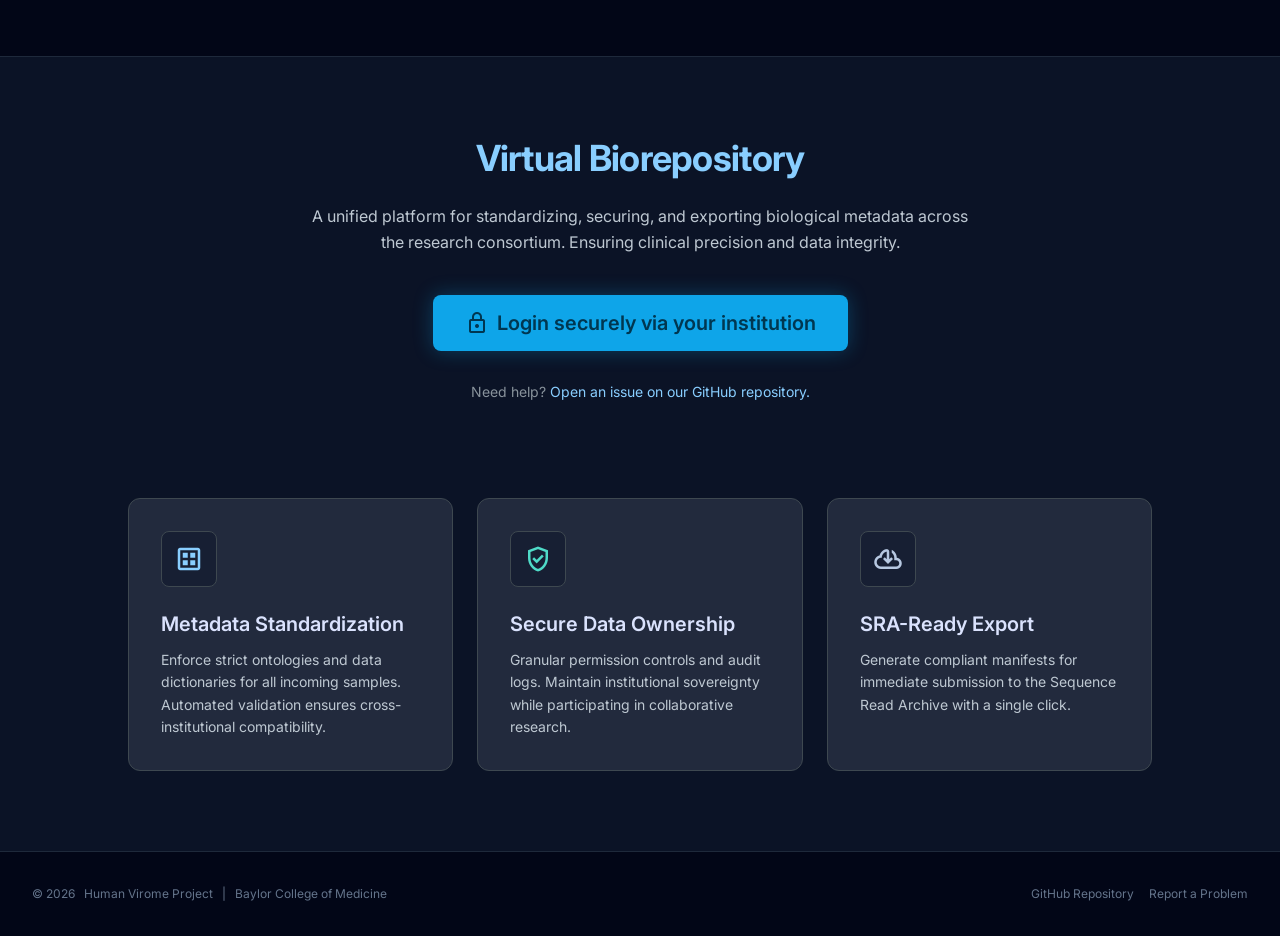
<file: html/landing.html>
<!DOCTYPE html>
<html lang="en">
<head>
    <meta charset="utf-8"/>
    <meta content="width=device-width, initial-scale=1.0" name="viewport"/>
    <title>Virtual Biorepository</title>
    
    <link href="https://fonts.googleapis.com/css2?family=Inter:wght@400;500;600;700&display=swap" rel="stylesheet"/>
    <link href="https://fonts.googleapis.com/css2?family=Material+Symbols+Outlined:wght,FILL@100..700,0..1&display=swap" rel="stylesheet"/>

    <style>
        /* --- Design Tokens --- */
        :root {
            /* Colors */
            --bg-main: #0b1326;
            --text-main: #dae2fd;
            --text-muted: #bec8d2;
            
            --primary: #89ceff;
            --primary-container: #0ea5e9;
            --on-primary-container: #003751;
            
            --secondary: #4fdbc8;
            --secondary-container: #04b4a2;
            
            --tertiary: #b7c8e1;
            
            --surface: #171f33;
            --surface-high: #222a3d;
            
            --border-color: #3e4850;
            --header-bg: #020617;
            --header-border: #1e293b;
            
            --nav-text: #94a3b8;
            --nav-hover-text: #f1f5f9;
            --nav-hover-bg: rgba(30, 41, 59, 0.5);
            
            /* Typography */
            --font-main: 'Inter', sans-serif;
        }

        /* --- Base Styles --- */
        * {
            box-sizing: border-box;
        }

        body {
            background-color: var(--bg-main);
            color: var(--text-main);
            font-family: var(--font-main);
            font-size: 16px;
            line-height: 1.6;
            margin: 0;
            min-height: 100vh;
            display: flex;
            flex-direction: column;
        }

        a {
            text-decoration: none;
            transition: all 0.2s ease;
        }

        .container {
            width: 100%;
            max-width: 1920px;
            margin: 0 auto;
            padding: 0 1.5rem;
        }

        /* --- Header & Navigation --- */
        .site-header {
            background-color: var(--header-bg);
            border-bottom: 1px solid var(--header-border);
            position: sticky;
            top: 0;
            z-index: 50;
        }

        .site-header .container {
            display: flex;
            justify-content: space-between;
            align-items: center;
            padding-top: 0.75rem;
            padding-bottom: 0.75rem;
        }

        .header-left, .header-right {
            display: flex;
            align-items: center;
            gap: 1.5rem;
        }

        .logo {
            color: #38bdf8;
            font-size: 1.25rem;
            font-weight: 700;
            letter-spacing: -0.05em;
        }

        .btn-login-outline {
            color: #38bdf8;
            font-family: var(--font-main);
            font-weight: 600;
            padding: 0.5rem 1rem;
            border-radius: 0.125rem;
            background: transparent;
            border: none;
            cursor: pointer;
            transition: all 0.2s ease;
        }

        .btn-login-outline:hover {
            background-color: var(--nav-hover-bg);
        }

        /* --- Main Content Area --- */
        .main-content {
            flex-grow: 1;
            display: flex;
            flex-direction: column;
            align-items: center;
            justify-content: center;
            padding: 5rem 1.5rem;
        }

        /* --- Hero Section --- */
        .hero {
            text-align: center;
            max-width: 56rem;
            margin-bottom: 5rem;
        }

        .hero h1 {
            color: var(--primary);
            font-size: 36px;
            font-weight: 700;
            line-height: 1.2;
            letter-spacing: -0.02em;
            margin: 0 0 1.5rem 0;
        }

        .hero p.description {
            color: var(--text-muted);
            max-width: 42rem;
            margin: 0 auto 2.5rem auto;
        }

        .hero-actions {
            display: flex;
            flex-direction: column;
            align-items: center;
            gap: 1rem;
        }

        .btn-primary {
            background-color: var(--primary-container);
            color: var(--on-primary-container);
            padding: 1rem 2rem;
            border-radius: 0.5rem;
            font-size: 20px;
            font-family: var(--font-main);
            font-weight: 600;
            display: flex;
            align-items: center;
            border: none;
            cursor: pointer;
            transition: background-color 0.2s ease;
            box-shadow: 0 0 20px rgba(14, 165, 233, 0.3);
        }

        .btn-primary:hover {
            background-color: var(--primary);
        }

        .btn-primary .material-symbols-outlined {
            margin-right: 0.5rem;
        }

        .help-text {
            font-size: 14px;
            color: #88929b;
        }

        .help-text a {
            color: var(--primary);
        }

        .help-text a:hover {
            text-decoration: underline;
        }

        /* --- Features Grid --- */
        .features-grid {
            display: grid;
            grid-template-columns: 1fr;
            gap: 1.5rem;
            width: 100%;
            max-width: 64rem;
        }

        .feature-card {
            background-color: var(--surface-high);
            border: 1px solid var(--border-color);
            border-radius: 0.75rem;
            padding: 2rem;
            display: flex;
            flex-direction: column;
            align-items: flex-start;
            position: relative;
            overflow: hidden;
        }

        /* Card Hover Gradients */
        .feature-card::before {
            content: '';
            position: absolute;
            inset: 0;
            opacity: 0;
            transition: opacity 0.3s ease;
            pointer-events: none;
        }
        
        .card-primary::before { background: linear-gradient(to bottom right, rgba(14, 165, 233, 0.1), transparent); }
        .card-secondary::before { background: linear-gradient(to bottom right, rgba(4, 180, 162, 0.1), transparent); }
        .card-tertiary::before { background: linear-gradient(to bottom right, rgba(183, 200, 225, 0.1), transparent); }
        
        .feature-card:hover::before {
            opacity: 1;
        }

        .icon-wrapper {
            background-color: var(--surface);
            border: 1px solid var(--border-color);
            padding: 0.75rem;
            border-radius: 0.5rem;
            margin-bottom: 1.5rem;
            display: inline-flex;
        }

        .icon-wrapper .material-symbols-outlined { font-size: 30px; }
        .icon-primary { color: var(--primary); }
        .icon-secondary { color: var(--secondary); }
        .icon-tertiary { color: var(--tertiary); }

        .feature-card h3 {
            font-size: 20px;
            font-weight: 600;
            color: var(--text-main);
            margin: 0 0 0.75rem 0;
            line-height: 1.3;
        }

        .feature-card p {
            font-size: 14px;
            color: var(--text-muted);
            margin: 0;
        }

        /* --- Footer --- */
        footer {
            background-color: var(--header-bg);
            border-top: 1px solid var(--header-border);
            margin-top: auto;
            display: flex;
            flex-direction: column;
            align-items: center;
            gap: 1.5rem;
            padding: 2rem;
        }

        footer nav, footer nav a {
            color: #64748b;
            font-size: 0.75rem;
        }

        footer nav a:hover {
            color: #f1f5f9;
        }

        /* --- Material Icons Setup --- */
        .material-symbols-outlined {
            font-variation-settings: 'FILL' 0, 'wght' 400, 'GRAD' 0, 'opsz' 24;
        }

        /* --- Consolidated Media Queries --- */
        @media (min-width: 768px) {
            .features-grid {
                grid-template-columns: repeat(3, 1fr);
            }
            footer {
                flex-direction: row;
                justify-content: space-between;
            }
        }
    </style>
</head>

<body>
  
    <div id="loading-overlay">
        <div class="spinner"></div>
    </div>

    <header class="site-header">
        <div class="container">
            <div class="header-left">
                <span class="logo">&nbsp</span>
            </div>
            <div class="header-right">
                <button class="btn-login-outline">&nbsp</button>
            </div>
        </div>
    </header>

    <main class="main-content">
        
        <section class="hero">
            <h1>Virtual Biorepository</h1>
            <p class="description">
                A unified platform for standardizing, securing, and exporting biological metadata across the research consortium. Ensuring clinical precision and data integrity.
            </p>
            <div class="hero-actions">
                <button class="btn-primary" onclick="window.location.href='/app/upload.html'">
                    <span class="material-symbols-outlined">lock</span>
                    Login securely via your institution
                </button>
                <p class="help-text">
                    Need help? <a href="https://github.com/Human-Virome/virtual-biorepository/issues">Open an issue on our GitHub repository.</a>
                </p>
            </div>
        </section>

        <section class="features-grid">
            
            <div class="feature-card card-primary">
                <div class="icon-wrapper">
                    <span class="material-symbols-outlined icon-primary">dataset</span>
                </div>
                <h3>Metadata Standardization</h3>
                <p>Enforce strict ontologies and data dictionaries for all incoming samples. Automated validation ensures cross-institutional compatibility.</p>
            </div>

            <div class="feature-card card-secondary">
                <div class="icon-wrapper">
                    <span class="material-symbols-outlined icon-secondary">verified_user</span>
                </div>
                <h3>Secure Data Ownership</h3>
                <p>Granular permission controls and audit logs. Maintain institutional sovereignty while participating in collaborative research.</p>
            </div>

            <div class="feature-card card-tertiary">
                <div class="icon-wrapper">
                    <span class="material-symbols-outlined icon-tertiary">cloud_download</span>
                </div>
                <h3>SRA-Ready Export</h3>
                <p>Generate compliant manifests for immediate submission to the Sequence Read Archive with a single click.</p>
            </div>

        </section>

    </main>

    <footer>
            <nav>
                &copy; 2026 &nbsp;
                <a href="https://human-virome.org/">Human Virome Project</a>
                &nbsp; | &nbsp;
                <a href="https://www.bcm.edu/">Baylor College of Medicine</a>
            </nav>
            
            <nav>
                <a href="https://github.com/Human-Virome/virtual-biorepository">GitHub Repository</a>
                &nbsp; &nbsp;
                <a href="https://github.com/Human-Virome/virtual-biorepository/issues">Report a Problem</a>
            </nav>
    </footer>
    
    <script>
      // Remove the overlay from the DOM after the page finishes loading.
      window.addEventListener('load', function() {
        const overlay = document.getElementById('loading-overlay');
        overlay.style.opacity = '0';
        setTimeout(() => {
            overlay.style.display = 'none';
            document.body.classList.remove('loading');
        }, 300);
      });
    </script>

</body>
</html>
</file>
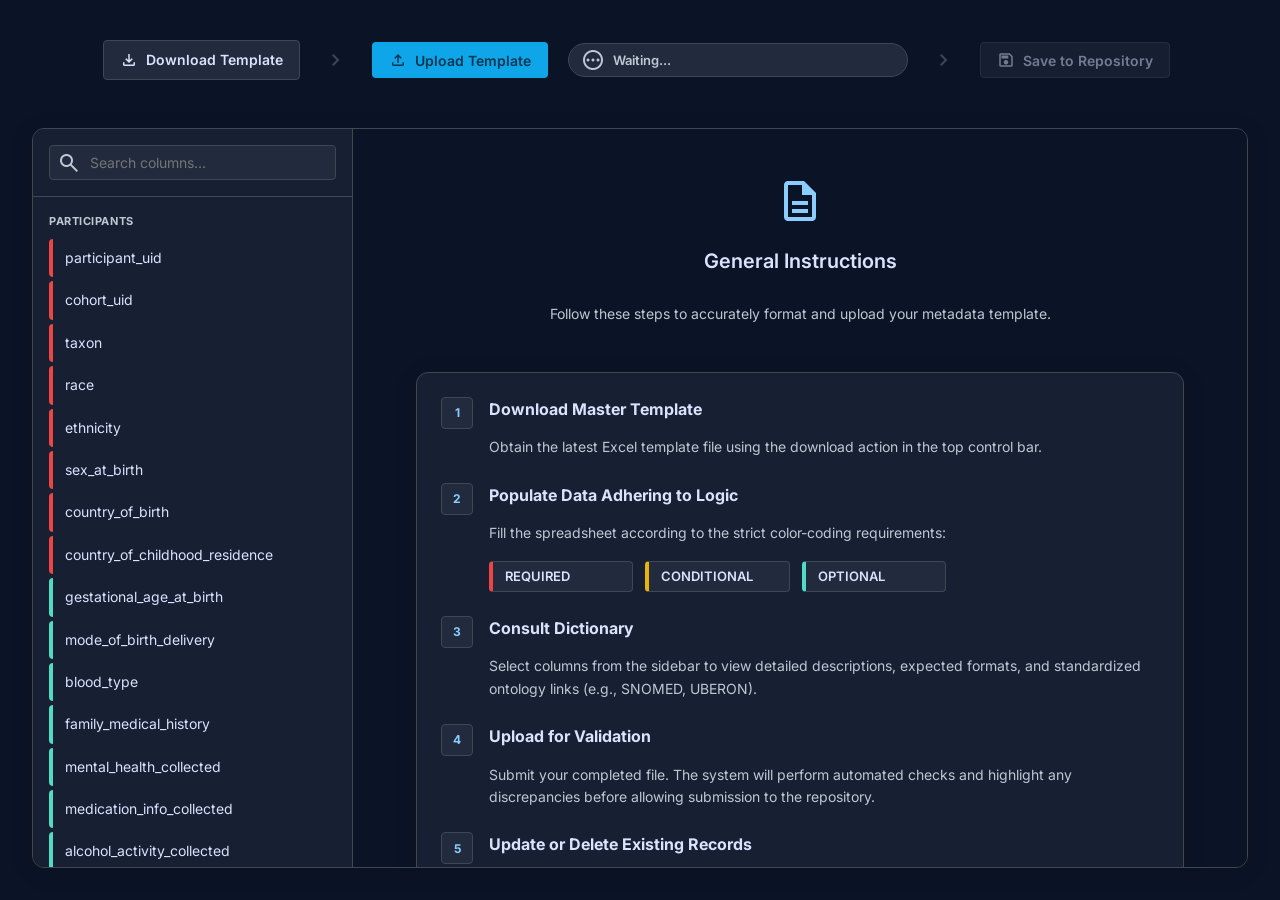
<file: html/app/upload.html>
<!DOCTYPE html>
<html lang="en">
<head>
    <meta charset="utf-8"/>
    <meta content="width=device-width, initial-scale=1.0" name="viewport"/>
    <title>VBR - Upload</title>
    
    <link href="https://fonts.googleapis.com/css2?family=Inter:wght@400;500;600;700&display=swap" rel="stylesheet"/>
    <link href="https://fonts.googleapis.com/css2?family=Material+Symbols+Outlined:wght,FILL@100..700,0..1&display=swap" rel="stylesheet"/>
    <link href="style.css" rel="stylesheet"/>
</head>

<body>
  
    <!--#include virtual="/app/header.html" -->
  
    <main class="mpa-container">
        <div class="page-wrapper page-wrapper-full" style="display: flex; flex-direction: column;">
            
            <div class="sequence-bar">
                
                <div class="sequence-step" style="justify-content: flex-end; flex: 1;">
                    <a href="./vbr_metadata_template.xlsx?v=2" download="vbr_metadata_template.xlsx" class="btn btn-secondary" style="text-decoration: none;">
                        <span class="material-symbols-outlined">download</span>
                        Download Template
                    </a>
                </div>
                
                <span class="material-symbols-outlined sequence-divider">chevron_right</span>
                
                <div class="sequence-step" style="flex: 2;">
                  
                    <button id="upload-template-btn" class="btn btn-primary">
                        <span class="material-symbols-outlined">upload</span>
                        Upload Template
                    </button>
                    
                    <input type="file" id="hidden-file-input" style="display: none;" />
                    
                    <div class="status-badge-container">
                        <div id="badge-waiting" class="badge badge-pulse">
                            <span class="material-symbols-outlined text-muted">pending</span>
                            <span class="text-muted">Waiting...</span>
                        </div>
                        
                        <div id="badge-validating" class="badge" style="display: none;">
                            <span class="material-symbols-outlined text-primary icon-spin">sync</span>
                            <span>Validating...</span>
                        </div>
                        
                        <div id="badge-val-error" class="badge" style="display: none;">
                            <span class="material-symbols-outlined text-error">error</span>
                            <span>Validation Failed</span>
                        </div>
                        
                        <div id="badge-val-success" class="badge" style="display: none;">
                            <span class="material-symbols-outlined text-secondary">task_alt</span>
                            <span>Validation Successful</span>
                        </div>
                        
                        <div id="badge-saving" class="badge badge-pulse" style="display: none;">
                            <span class="material-symbols-outlined text-primary">cloud_sync</span>
                            <span>Saving...</span>
                        </div>
                        
                        <div id="badge-save-error" class="badge" style="display: none;">
                            <span class="material-symbols-outlined text-error">cloud_off</span>
                            <span>Save Failed</span>
                        </div>
                        
                        <div id="badge-save-success" class="badge" style="display: none;">
                            <span class="material-symbols-outlined text-secondary">cloud_done</span>
                            <span>Saved</span>
                        </div>
                    </div>
                </div>
            
                <span class="material-symbols-outlined sequence-divider">chevron_right</span>
            
                <div class="sequence-step" style="justify-content: flex-start; flex: 1;">
                    <button id="save-template-btn" class="btn btn-secondary" disabled>
                        <span class="material-symbols-outlined">save</span>
                        Save to Repository
                    </button>
                </div>
            
            </div>
            
            <div id="error-alert-box" style="display: none; background-color: var(--surface-high); border: 1px solid rgba(239, 68, 68, 0.3); border-radius: 0.5rem; padding: 1.25rem; box-shadow: 0 4px 12px rgba(0,0,0,0.1);">
                <div style="display: flex; justify-content: space-between; align-items: center; margin-bottom: 0.75rem;">
                    <div style="display: flex; align-items: center; gap: 0.5rem;">
                        <span class="material-symbols-outlined text-error" style="font-size: 1.25rem;">error</span>
                        <span style="font-weight: 600; color: var(--text-main);">Validation Action Required</span>
                    </div>
                    <button class="btn btn-ghost" style="position: static; padding: 0.25rem;" onclick="document.getElementById('error-alert-box').style.display='none'">
                        <span class="material-symbols-outlined" style="font-size: 1.25rem;">close</span>
                    </button>
                </div>
                <div style="max-height: 120px; overflow-y: auto; padding-right: 0.5rem;">
                    <div id="error-alert-message" class="text-sm text-muted pre-wrap mb-0" style="line-height: 1.6;"></div>
                </div>
            </div>

            <div id="changes-alert-box" style="display: none; background-color: var(--surface-high); border: 1px solid var(--border-color); border-radius: 0.5rem; padding: 1.25rem; box-shadow: 0 4px 12px rgba(0,0,0,0.1);">
                <div style="display: flex; justify-content: space-between; align-items: center; margin-bottom: 0.75rem;">
                    <div style="display: flex; align-items: center; gap: 0.5rem;">
                        <span class="material-symbols-outlined text-secondary" style="font-size: 1.25rem;">fact_check</span>
                        <span id="changes-alert-title" style="font-weight: 600; color: var(--text-main);"></span>
                    </div>
                    <button class="btn btn-ghost" style="position: static; padding: 0.25rem;" onclick="document.getElementById('changes-alert-box').style.display='none'">
                        <span class="material-symbols-outlined" style="font-size: 1.25rem;">close</span>
                    </button>
                </div>
                <div style="max-height: 120px; overflow-y: auto; padding-right: 0.5rem;">
                    <div id="changes-alert-message" class="text-sm text-muted pre-wrap mb-0" style="line-height: 1.6;"></div>
                </div>
            </div>

            <div class="workspace-layout">
                <aside class="sidebar">
                    <div class="sidebar-header input-group">
                        <span class="material-symbols-outlined input-icon-left">search</span>
                        <input id="dict_search" class="form-control" placeholder="Search columns..." type="text"/>
                        <span id="clear_search" class="material-symbols-outlined input-icon-right" style="display: none;">cancel</span>
                    </div>
                    <div id="dict_results" class="sidebar-body"></div>
                </aside>

                <section class="main-panel">
                    <div id="default-instructions" class="main-panel-content">
                        <div class="section-header center">
                            <span class="material-symbols-outlined">description</span>
                            <h2>General Instructions</h2>
                            <p class="text-muted text-sm">Follow these steps to accurately format and upload your metadata template.</p>
                        </div>
                        
                        <div class="card card-body">
                            <div class="flex-row mb-3" style="align-items: flex-start;">
                                <div class="icon-box icon-box-sm text-primary">1</div>
                                <div>
                                    <h4 class="mb-1" style="margin-top:0; font-size: 1rem; color: var(--text-main);">Download Master Template</h4>
                                    <p class="text-sm text-muted mb-0">Obtain the latest Excel template file using the download action in the top control bar.</p>
                                </div>
                            </div>
                            
                            <div class="flex-row mb-3" style="align-items: flex-start;">
                                <div class="icon-box icon-box-sm text-primary">2</div>
                                <div>
                                    <h4 class="mb-1" style="margin-top:0; font-size: 1rem; color: var(--text-main);">Populate Data Adhering to Logic</h4>
                                    <p class="text-sm text-muted mb-2">Fill the spreadsheet according to the strict color-coding requirements:</p>
                                    <div style="display: grid; grid-template-columns: repeat(auto-fit, minmax(120px, 1fr)); gap: 0.75rem;">
                                        <div class="badge badge-outline border-error">Required</div>
                                        <div class="badge badge-outline border-warning">Conditional</div>
                                        <div class="badge badge-outline border-secondary">Optional</div>
                                    </div>
                                </div>
                            </div>
                            
                            <div class="flex-row mb-3" style="align-items: flex-start;">
                                <div class="icon-box icon-box-sm text-primary">3</div>
                                <div>
                                    <h4 class="mb-1" style="margin-top:0; font-size: 1rem; color: var(--text-main);">Consult Dictionary</h4>
                                    <p class="text-sm text-muted mb-0">Select columns from the sidebar to view detailed descriptions, expected formats, and standardized ontology links (e.g., SNOMED, UBERON).</p>
                                </div>
                            </div>
                            
                            <div class="flex-row mb-3" style="align-items: flex-start;">
                                <div class="icon-box icon-box-sm text-primary">4</div>
                                <div>
                                    <h4 class="mb-1" style="margin-top:0; font-size: 1rem; color: var(--text-main);">Upload for Validation</h4>
                                    <p class="text-sm text-muted mb-0">Submit your completed file. The system will perform automated checks and highlight any discrepancies before allowing submission to the repository.</p>
                                </div>
                            </div>

                            <div class="flex-row" style="align-items: flex-start;">
                                <div class="icon-box icon-box-sm text-primary">5</div>
                                <div>
                                    <h4 class="mb-1" style="margin-top:0; font-size: 1rem; color: var(--text-main);">Update or Delete Existing Records</h4>
                                    <p class="text-sm text-muted mb-2">To change records you uploaded earlier, download them from the Browse page, edit the file, and upload it here. Each row of a download has its record's ID in the <span class="prefix-tag">hvp_id</span> column.</p>
                                    <ul class="text-sm text-muted mb-0" style="padding-left: 1.5rem;">
                                        <li style="margin-bottom: 0.25rem;"><strong>Update:</strong> a row with an <span class="prefix-tag">hvp_id</span> replaces that record with the row's values, so a blank cell clears the stored value.</li>
                                        <li style="margin-bottom: 0.25rem;"><strong>Delete:</strong> a row with an <span class="prefix-tag">hvp_id</span> and nothing else deletes that record.</li>
                                        <li style="margin-bottom: 0.25rem;"><strong>Add:</strong> rows without an <span class="prefix-tag">hvp_id</span> are added as new records.</li>
                                        <li>Values already submitted to NCBI through <em>Assign BioSample IDs</em> can no longer be changed.</li>
                                    </ul>
                                </div>
                            </div>
                        </div>
                    </div>
                
                    <div id="details-panel" class="main-panel-content" style="display: none;">
                        <div class="card card-body">
                            <button class="btn btn-ghost btn-close" aria-label="Close details">
                                <span class="material-symbols-outlined">close</span>
                            </button>
                            
                            <h2 id="detail-title" class="mb-3 text-primary pre-wrap" style="padding-right: 2.5rem; font-size: 1.5rem; margin-top:0;">Field Name</h2>
                            
                            <div>
                                <div id="detail-req" class="badge badge-outline border-error">REQUIRED</div>
                            </div>
                
                            <div id="detail-has-cond" class="mt-3">
                                <h4 class="text-muted mb-1">Condition</h4>
                                <p id="detail-cond" class="text-sm pre-wrap mb-0 text-main"></p>
                            </div>
                
                            <div class="mt-3">
                                <h4 class="text-muted mb-1">Definition</h4>
                                <p id="detail-def" class="text-sm pre-wrap mb-0 text-main"></p>
                            </div>

                            <div id="detail-has-fmt" class="mt-3">
                                <h4 class="text-muted mb-1">Format Rules</h4>
                                <ul id="detail-fmt-list" class="text-sm text-main mb-0" style="padding-left: 1.5rem;"></ul>
                            </div>
                            
                            <div id="detail-has-range" class="mt-3" style="display: none;">
                                <h4 class="text-muted mb-1">Allowed Range</h4>
                                <p id="detail-range" class="text-sm text-main mb-0"></p>
                            </div>
                            
                            <div id="detail-has-uid" class="mt-3" style="display: none;">
                                <h4 class="text-muted mb-1">UID Format</h4>
                                <div class="callout" style="flex-direction: column; gap: 0.75rem;">
                                    <p class="text-sm text-main mb-0">Build each UID by joining your project's abbreviation and your lab's own internal ID with an underscore:</p>
                                    <div><span class="prefix-tag" style="font-size: 0.9375rem;">[ABBREVIATION]_[INTERNAL_ID]</span></div>
                                    <ul class="text-sm text-main mb-0" style="padding-left: 1.5rem;">
                                        <li style="margin-bottom: 0.25rem;"><strong>ABBREVIATION</strong> is your project's abbreviation. The table below lists each one as a ready-to-use prefix, underscore included.</li>
                                        <li><strong>INTERNAL_ID</strong> is whatever ID your lab already uses for the record internally.</li>
                                    </ul>
                                    <p class="text-sm text-main mb-0"><strong>Why a prefix?</strong> Each HVP project assigns its IDs independently, so two projects could easily both have a record called <span class="prefix-tag">subj_001</span>. The prefix records which project a UID came from, so <span class="prefix-tag">penn_subj_001</span> and <span class="prefix-tag">ucla_subj_001</span> can never be confused.</p>
                                    <p class="text-sm text-main mb-0"><strong>Why must internal IDs be unique?</strong> The prefix tells projects apart, but it cannot tell apart two records from the same project. Your internal IDs must therefore be unique across <em>all</em> records your project submits, including those from other labs in your project, which share the same prefix. Unique prefixes between projects plus unique internal IDs within each project guarantee that no two UIDs in the repository collide.</p>
                                </div>
                                <div class="data-table-container scroll-box mt-3" style="max-height: 400px;">
                                    <table class="data-table">
                                        <thead><tr><th>UID Prefix</th><th>Project Title and PI(s)</th></tr></thead>
                                        <tbody id="detail-projects"></tbody>
                                    </table>
                                </div>
                            </div>

                            <div id="detail-has-labs" class="mt-3" style="display: none;">
                                <h4 class="text-muted mb-1">Labs</h4>
                                <div class="data-table-container scroll-box" style="max-height: 400px;">
                                    <table class="data-table">
                                        <thead><tr><th class="sortable">Lab</th><th class="sortable">Project</th><th class="sortable">PI</th><th class="sortable">PI Organization</th></tr></thead>
                                        <tbody id="detail-labs"></tbody>
                                    </table>
                                </div>
                            </div>

                            <div id="detail-has-urls" class="mt-3" style="display: none;">
                                <h4 class="text-muted mb-1">References & Ontologies</h4>
                                <div id="detail-urls" class="text-sm" style="display: flex; flex-direction: column; gap: 0.5rem;"></div>
                            </div>
                
                            <div id="detail-has-cv" class="mt-3" style="display: none;">
                                <h4 class="text-muted mb-1">Allowed Values (Controlled Vocabulary)</h4>
                                <small class="text-muted mb-1">If you need a term that is not here, please contact the HVPCC.</small>
                                <div id="detail-cv" class="code-box text-sm scroll-box"></div>
                            </div>

                            <div id="detail-has-examples" class="mt-3" style="display: none;">
                                <h4 class="text-muted mb-1">Examples <span style="text-transform: none; font-weight: normal; letter-spacing: normal;">(These are just *some* options, not an exhaustive list)</span></h4>
                                <div id="detail-examples" class="code-box text-sm scroll-box"></div>
                            </div>
                        </div>
                    </div>

                    <div id="validation-success-panel" class="main-panel-content" style="display: none;">...</div>
                    <div id="save-success-panel" class="main-panel-content" style="display: none;">...</div>

                </section>
            </div>
        </div>
    </main>
  
    <!--#include virtual="/app/footer.html" -->
    
    <script src="dictionary.js?v=2"></script>
    <script>
        document.addEventListener('DOMContentLoaded', () => {
            
            // Panel Containers
            const defaultInstructions  = document.getElementById('default-instructions');
            const detailsPanel         = document.getElementById('details-panel');
            const allPanels            = document.querySelectorAll('.main-panel-content');
            const dictResultsContainer = document.getElementById('dict_results');
            const searchInput          = document.getElementById('dict_search');
            
            // Details Panel Dynamic Elements
            const elTitle       = document.getElementById('detail-title');
            const elReq         = document.getElementById('detail-req');
            const elHasCond     = document.getElementById('detail-has-cond');
            const elCond        = document.getElementById('detail-cond');
            const elDef         = document.getElementById('detail-def');
            const elHasFmt      = document.getElementById('detail-has-fmt');
            const elFmtList     = document.getElementById('detail-fmt-list');
            const elHasRange    = document.getElementById('detail-has-range');
            const elRange       = document.getElementById('detail-range');
            const elHasUrls     = document.getElementById('detail-has-urls');
            const elUrls        = document.getElementById('detail-urls');
            const elHasPrefix   = document.getElementById('detail-has-prefix');
            const elPrefix      = document.getElementById('detail-prefix');
            const elHasCv       = document.getElementById('detail-has-cv');
            const elCv          = document.getElementById('detail-cv');
            const elHasExamples = document.getElementById('detail-has-examples');
            const elExamples    = document.getElementById('detail-examples');
            const elHasUid      = document.getElementById('detail-has-uid');
            const elHasLabs     = document.getElementById('detail-has-labs');

            // --- Project / Lab Reference Tables (from docs/CV terms - *.tsv) ---
            // [UID prefix, Project Title, PI(s)]
            const projectRows = [
                ["boston_",     "Virome Investigation in Diverse Human Populations", "Pardis Sabeti and Dong Wang"],
                ["broad_park_", "Computational methods for benchmarking and development of best practices for virus discovery and characterization in the HVP consortium", "Daniel Park"],
                ["caltech_",    "Viral MEM: Viral Enrichment and Precise Stochastic Quantification with Microbial Context Preservation for Rigorous Virome Analysis of Challenging Human Samples", "Rustem Ismagilov"],
                ["lbnl_",       "Advanced analytics for uncovering virus dynamics and functional potential", "Nikos Kyrpides"],
                ["mskcc_",      "The Human DNA virome: from petabase scale to single-cell resolution", "Caleb Lareau"],
                ["penn_",       "The Oro-Respiratory-Gut Virome Axis Over Space and Time", "Ronald Collman and Frederic Bushman"],
                ["pnnl_",       "Computational tools for illuminating the dark matter of the human virome", "Jason McDermott and Travis Wheeler"],
                ["stanford_",   "Developing computational, experimental and ecological approaches to study integrated phages and their hosts", "Ami Bhatt"],
                ["suny_",       "Hiding in plain sight: integrating AI with targeted bench methods to discover and characterize viruses in the human body", "Kathryn Kauffman and Kelly Libusha"],
                ["ucdavis_",    "Establishing laboratory methods for quantitative recovery of diverse DNA and RNA viral sequences from human biosamples", "Joanne Emerson"],
                ["ucla_",       "Human Virome Characterization Center for the Oral-Gut-Brain Axis", "Yvonne Kapila, James Cerhan, Clara Lajonchere, Janice Lee, and Joseph Petrosino"],
                ["ucsf_",       "Whole Body Deep Tissue Characterization of the Human Virome", "Timothy Henrich and Zian Tseng"],
                ["uncch_",      "Concentration and single virion analysis of the virome", "Dirk Dittmer"],
                ["utah_",       "Antibody targeting of the virome", "June Round and Zac Stephens"],
                ["v2c2_",       "Vanderbilt-coordinated human Virome Collaborative Center (V2C2)", "Suman Das, Susan Fisher-Hoch, Kari North, and Ravi Shah"],
                ["vast_",       "VAST Center: Viromes Across Space(s) and Time", "Michael Snyder, Ami Bhatt, and Christopher Mason"],
                ["wu_dantas_",  "Functional characterization of viral-bacterial-human interactions during antimicrobial and inflammatory perturbations across different lifespans", "Gautam Dantas and Megan Baldridge"],
                ["wu_wylie_",   "Dynamic changes in virome-host interactions during pregnancy and postpartum", "Kristine Wylie, Linda Ernst, and Molly Stout"],
                ["yu_foxman_",  "Leveraging primary cell and organoid culture to identify and map the human virome", "Ellen Foxman"],
                ["yu_gilbert_", "Function-based annotation and classification of uncharacterized eukaryotic viruses in the human virome", "Wendy Gilbert and Carson Thoreen"]
            ];

            // [lab_name, project_abbrev, PI, PI Organization] - lab names lowercased to match the case-sensitive CV
            const labRows = [
                ["anderson",        "vast",       "Mattew Anderson",                    "UW-Madison"],
                ["baldridge",       "wu_dantas",  "Megan Baldridge",                    "Washington University School of Medicine in St Louis"],
                ["bhatt",           "vast",       "Ami Bhatt",                          "Stanford"],
                ["bittinger",       "penn",       "Kyle Bittinger",                     "Children's hospital of Philadelphia"],
                ["bushman",         "penn",       "Rick Bushman",                       "University of Pennsylvania"],
                ["cmmr",            "ucla",       "Yvonne Kapila and Joseph Petrosino", "Baylor College of Medicine"],
                ["dantas",          "wu_dantas",  "Gautam Dantas",                      "Washington University School of Medicine in St Louis"],
                ["de melo-martin",  "vast",       "Inmaculada de Melo-Martin",          "Cornell"],
                ["dittmer",         "uncch",      "Dirk Dittmer",                       "U. North Carolina at Chapel Hill"],
                ["emerson",         "ucdavis",    "Joanne Emerson",                     "UC Davis"],
                ["foxman",          "yu_foxman",  "Ellen Foxman",                       "Yale School of Medicine"],
                ["gilbert",         "yu_gilbert", "Wendy Gilbert",                      "Yale University"],
                ["glmc",            "ucla",       "Yvonne Kapila",                      "University of California Los Angeles"],
                ["ismagilov",       "caltech",    "Rustem Ismagilov",                   "California Institute of Technology"],
                ["kapila",          "ucla",       "Yvonne Kapila",                      "University of California Los Angeles"],
                ["lareau",          "mskcc",      "Caleb Lareau",                       "Memorial Sloan Kettering"],
                ["li",              "penn",       "Hongzhe Li",                         "University of Pennsylvania"],
                ["mason",           "vast",       "Christopher Mason",                  "Cornell"],
                ["moustafa",        "penn",       "Ahmed Moustafa",                     "Children's hospital of Philadelphia"],
                ["naik",            "vast",       "Hetanshi Naik",                      "Stanford"],
                ["sabeti",          "boston",     "Pardis Sabeti",                      "Broad Institute"],
                ["snyder",          "vast",       "Michael Snyder",                     "Stanford"],
                ["tcgb",            "ucla",       "Yvonne Kapila",                      "University of California Los Angeles"],
                ["thoreen",         "yu_gilbert", "Carson Thoreen",                     "Yale University"],
                ["yracheta",        "vast",       "Joseph Yracheta",                    "NBDC"],
                ["zhou",            "vast",       "Yanjiao Zhou",                       "UConn Health Center"]
            ];

            // First column of both tables: a non-wrapping code tag.
            function tagCell(text) {
                const td  = document.createElement('td');
                const tag = document.createElement('span');
                tag.className       = 'prefix-tag';
                tag.textContent     = text;
                tag.style.wordBreak = 'normal';
                td.style.whiteSpace = 'nowrap';
                td.appendChild(tag);
                return td;
            }

            // Project title with its PIs in subtle italics beneath.
            const elProjects = document.getElementById('detail-projects');
            projectRows.forEach(([prefix, title, pis]) => {
                const tr = document.createElement('tr');
                const td = document.createElement('td');
                const elPis = document.createElement('div');
                elPis.className        = 'text-muted';
                elPis.style.fontStyle  = 'italic';
                elPis.style.marginTop  = '0.25rem';
                elPis.textContent      = pis;
                td.append(title, elPis);
                tr.append(tagCell(prefix), td);
                elProjects.appendChild(tr);
            });

            // Labs table, re-sorted by clicking a column header (again to reverse).
            // The sort is stable, so ties stay in lab name order.
            const elLabs     = document.getElementById('detail-labs');
            const labHeaders = document.querySelectorAll('#detail-has-labs th');
            let labSort      = { col: 0, dir: 1 };

            function renderLabs() {
                const rows = [...labRows].sort((a, b) =>
                    labSort.dir * a[labSort.col].localeCompare(b[labSort.col], undefined, { sensitivity: 'base' }));

                elLabs.replaceChildren();
                rows.forEach(([lab, ...rest]) => {
                    const tr = document.createElement('tr');
                    tr.appendChild(tagCell(lab));
                    rest.forEach(val => {
                        const td = document.createElement('td');
                        td.textContent = val;
                        tr.appendChild(td);
                    });
                    elLabs.appendChild(tr);
                });

                labHeaders.forEach((th, i) => {
                    const dir = i !== labSort.col ? 'none' : labSort.dir > 0 ? 'ascending' : 'descending';
                    th.setAttribute('aria-sort', dir);
                    th.querySelector('.sort-icon').textContent =
                        { none: 'unfold_more', ascending: 'arrow_upward', descending: 'arrow_downward' }[dir];
                });
            }

            labHeaders.forEach((th, i) => {
                const icon = document.createElement('span');
                icon.className = 'material-symbols-outlined sort-icon';
                th.appendChild(icon);
                th.addEventListener('click', () => {
                    labSort = { col: i, dir: labSort.col === i ? -labSort.dir : 1 };
                    renderLabs();
                });
            });
            renderLabs();

            // --- 1. Dynamic Initialization ---
            const dictionaryCache = {};
    
            if (typeof vbrDictionary !== 'undefined') {
                for (const [groupName, dataArray] of Object.entries(vbrDictionary)) {
                    dictionaryCache[groupName] = {};
    
                    const groupDiv = document.createElement('div');
                    groupDiv.className = 'menu-group';
    
                    const heading = document.createElement('h3');
                    heading.textContent = groupName.toUpperCase(); 
                    groupDiv.appendChild(heading);
    
                    const ul = document.createElement('ul');
                    ul.className = 'menu-list';
    
                    // Account for both array and object formats in the dictionary mapping
                    const iterableData = Array.isArray(dataArray) 
                        ? dataArray 
                        : Object.keys(dataArray).map(k => ({ field: k, ...dataArray[k] }));

                    iterableData.forEach(item => {
                        const fieldName = item.field;
                        dictionaryCache[groupName][fieldName] = item; 
    
                        const li = document.createElement('li');
                        li.className = 'menu-item';
                        li.textContent = fieldName;
    
                        if (item.fmt.includes("required")) {
                            li.classList.add("border-error");
                        } else if (item.fmt.includes("condition")) {
                            li.classList.add("border-warning");
                        } else {
                            li.classList.add("border-secondary");
                        }
    
                        ul.appendChild(li);
                    });
    
                    groupDiv.appendChild(ul);
                    dictResultsContainer.appendChild(groupDiv);
                }
            } else {
                console.error("vbrDictionary is not defined. Make sure dictionary.js is loaded.");
                return;
            }
    
            const columnGroups = document.querySelectorAll('.menu-group');
            const columnItems  = document.querySelectorAll('.menu-item');
    
            // --- 2. Search Filter Logic ---
            const clearBtn = document.getElementById('clear_search');
    
            searchInput.addEventListener('input', (e) => {
                const searchTerm = e.target.value.toLowerCase();
                clearBtn.style.display = searchTerm.length > 0 ? 'block' : 'none';
    
                columnGroups.forEach(group => {
                    const items = group.querySelectorAll('.menu-item');
                    let hasVisibleItems = false;
    
                    items.forEach(item => {
                        const text = item.textContent.toLowerCase();
                        if (text.includes(searchTerm)) {
                            item.style.display = ''; 
                            hasVisibleItems = true;
                        } else {
                            item.style.display = 'none';
                        }
                    });
    
                    group.style.display = hasVisibleItems ? '' : 'none';
                });
            });
    
            clearBtn.addEventListener('click', () => {
                searchInput.value = '';          
                clearBtn.style.display = 'none'; 
                searchInput.focus();             
                searchInput.dispatchEvent(new Event('input')); 
            });
    
            // --- 3. Generic Close Panel Logic ---
            document.querySelectorAll('.btn-close').forEach(btn => {
                btn.addEventListener('click', (e) => {
                    e.currentTarget.closest('.main-panel-content').style.display = 'none';
                    defaultInstructions.style.display = 'block';
                    columnItems.forEach(i => i.style.backgroundColor = '');
                });
            });
    
            // --- 4. Render UI Logic ---
            function updateUI(fieldName, fieldData) {
                elTitle.textContent = fieldName;
                elDef.textContent   = fieldData.def || 'No definition available.';
                
                // --- Requirments Check ---
                if (fieldData.fmt.includes("required")) {
                    elReq.textContent           = "REQUIRED";
                    elReq.className             = "badge badge-outline border-error";
                    elHasCond.style.display     = 'none';
                } else if (fieldData.fmt.includes("condition")) {
                    elReq.textContent           = "CONDITIONALLY REQUIRED";
                    elReq.className             = "badge badge-outline border-warning";
                    elHasCond.style.display     = '';
                    elCond.textContent          = fieldData.condition.description;
                } else {
                    elReq.textContent           = "OPTIONAL";
                    elReq.className             = "badge badge-outline border-secondary";
                    elHasCond.style.display     = 'none';
                }
                
                // --- UID Constraints Check ---
                if (fieldData.fmt && Array.isArray(fieldData.fmt) && fieldData.fmt.includes("uid")) {
                    elHasUid.style.display = '';
                } else {
                    elHasUid.style.display = 'none';
                }

                // --- Lab Table Check ---
                elHasLabs.style.display = (fieldName === 'lab' || fieldName === 'library_prep_lab') ? '' : 'none';

                // --- Formats Check ---
                elFmtList.innerHTML = '';
                if (fieldData.fmt && Array.isArray(fieldData.fmt) && fieldData.fmt.length > 0) {
                    elHasFmt.style.display = '';
                    const fmtMap = {
                        "cv": "Must be an exact match to a term in the controlled vocabulary.",
                        "ontology": "Must include one of the specified prefixes.",
                        "multiple": "Accepts multiple values delimited by a semicolon (;).",
                        "integer": "Must be a whole number (integer).",
                        "number": "Must be a numeric value.",
                        "md5": "Hexadecimal MD5 checksum, 32 characters in length.",
                        "url": "Must be a valid permanent URL, beginning with http:// or https://, that is reachable when uploaded.",
                        "YYYY-MM": "Must be a real month in the past 100 years, formatted as YYYY-MM (e.g. 2025-07).",
                        "YYYY-MM-DD": "Must be a real date in the past 100 years, formatted as YYYY-MM-DD (e.g. 2025-07-30).",
                        "bioproject": "Must be an existing NCBI BioProject accession (e.g. PRJNA123456).",
                        "biosample": "Must be an existing NCBI BioSample accession (e.g. SAMN12345678) that is not already assigned to another sample.",
                        "text": "Accepts freeform text, up to 65,535 characters in length.",
                        "uid": "Must be formatted as <span class='prefix-tag'>[ABBREVIATION]_[INTERNAL_ID]</span>. See <em>UID Format</em> below.",
                        "primary": "This identifier must not already exist in the database.",
                        "ref": "Identifiers must already exist in the database or be defined in the uploaded file.",
                        "json": "Must be in JSON format, including opening and closing curly braces.",
                        "unavailable": "Enter \"unavailable\" when the value is not known or cannot be shared. It will be stored as blank.",
                        "non-blank": "Use \"none reported\" or \"not collected\" instead of leaving values blank/empty, or omit this column entirely to indicate data not collected.",
                        "mode": "Accepts one of the following \"mode of administration\" suffixes: <span class='prefix-tag'>:oral</span>, <span class='prefix-tag'>:topical</span>, <span class='prefix-tag'>:injected</span>, <span class='prefix-tag'>:intranasal</span>, <span class='prefix-tag'>:inhalation</span>, <span class='prefix-tag'>:sublingual</span>, <span class='prefix-tag'>:subdermal</span>, <span class='prefix-tag'>:transdermal</span>, <span class='prefix-tag'>:ophthalmic</span>, <span class='prefix-tag'>:rectal</span>, <span class='prefix-tag'>:vaginal</span>.",
                        "freq": "Accepts one of the following \"frequency of use\" suffixes: <span class='prefix-tag'>:daily</span>, <span class='prefix-tag'>:weekly</span>, <span class='prefix-tag'>:occasionally</span>, <span class='prefix-tag'>:prior_months</span>, or <span class='prefix-tag'>:prior_years</span>. \"Occasionally\" is defined here as 1-3 times per month or less. Use \"prior_months\" or \"prior_years\" when the last use was at least one month or year, respectively, prior to sample collection."
                    };
                    
                    fieldData.fmt.forEach(f => {
                        const li = document.createElement('li');
                        li.style.marginBottom = '0.25rem';
                        
                        let desc = fmtMap[f];
                        if (desc) {

                          // Inject inline styled tags for 'ontology' format rule
                          if (f === 'ontology' && fieldData.ontology && fieldData.ontology.length > 0) {
                              const prefixHtml = fieldData.ontology.map(p => `<span class="prefix-tag">${p}</span>`).join(' ');

                              // Check if there is more than one prefix to determine singular/plural wording
                              const isPlural = fieldData.ontology.length > 1;
                              const prefixText = isPlural ? "one of the specified ontology prefixes:" : " the ontology prefix";
                              
                              desc = `Must include ${prefixText} ${prefixHtml}`;
                          }
                          
                          // Replace the default length limit with the field's own `maxlen`.
                          if (f === 'text' && Number.isInteger(fieldData.maxlen)) {
                              desc = `Accepts freeform text, up to ${fieldData.maxlen.toLocaleString('en-US')} characters in length.`;
                          }

                          li.innerHTML = `<strong>${f}</strong>: ${desc}`;
                          elFmtList.appendChild(li);
                        }
                    });

                } else {
                    elHasFmt.style.display = 'none';
                }

                // --- Range Check ---
                if (fieldData.range && Array.isArray(fieldData.range) && fieldData.range.length === 2) {
                    elHasRange.style.display = '';
                    elRange.textContent = `Minimum: ${fieldData.range[0]} | Maximum: ${fieldData.range[1]}`;
                } else {
                    elHasRange.style.display = 'none';
                }

                // --- URLs Check ---
                elUrls.innerHTML = '';
                if (fieldData.urls && Object.keys(fieldData.urls).length > 0) {
                    elHasUrls.style.display = '';
                    for (const [label, url] of Object.entries(fieldData.urls)) {
                        const a = document.createElement('a');
                        a.href = url;
                        a.target = '_blank';
                        a.className = 'text-primary';
                        a.innerHTML = `<span class="material-symbols-outlined" style="font-size: 1rem; vertical-align: text-bottom; margin-right: 4px;">open_in_new</span>${label}`;
                        elUrls.appendChild(a);
                    }
                } else {
                    elHasUrls.style.display = 'none';
                }

                // --- Populate CV with yes/no for Boolean Fields ---
                if (fieldData.fmt.includes("bool")) {
                  fieldData.cv = ['yes', 'no'];
                }

                // --- Controlled Vocab Check ---
                if (fieldData.cv && Array.isArray(fieldData.cv) && fieldData.cv.length > 0) {
                    elHasCv.style.display = '';
                    elCv.textContent = fieldData.cv.join('\n');
                } else {
                    elHasCv.style.display = 'none';
                }

                // --- Examples & Suggestions Check ---
                const examples = [
                    ...(Array.isArray(fieldData.examples)    ? fieldData.examples    : []),
                    ...(Array.isArray(fieldData.suggestions) ? fieldData.suggestions : [])
                ];
                if (examples.length > 0) {
                    elHasExamples.style.display = '';
                    elExamples.textContent = examples.join('\n');
                } else {
                    elHasExamples.style.display = 'none';
                }
            }
    
            // --- 5. Handle Sidebar Clicks ---
            columnItems.forEach(item => {
                item.addEventListener('click', () => {
                    const fieldName = item.textContent;
                    const groupKey = item.closest('.menu-group').querySelector('h3').textContent.toLowerCase(); 
                    
                    columnItems.forEach(i => i.style.backgroundColor = '');
                    item.style.backgroundColor = 'var(--surface-high)';
    
                    allPanels.forEach(panel => panel.style.display = 'none');
                    detailsPanel.style.display = 'block';
    
                    const dictionaryGroup = dictionaryCache[groupKey];
                    
                    if (dictionaryGroup && dictionaryGroup[fieldName]) {
                        updateUI(fieldName, dictionaryGroup[fieldName]);
                    } else {
                        updateUI(fieldName, {
                            def: "Error: Could not load details for this field." 
                        });
                    }
                });
            });
            
            // --- Error Modal Logic ---
            window.showErrorModal = msg => {
                document.getElementById('error-message').textContent = msg;
                document.getElementById('error-modal').classList.add('show');
            };
            window.closeErrorModal = () => document.getElementById('error-modal').classList.remove('show');
            
            
            // --- Template Upload, Validation, and Save Logic ---
            const uploadBtn = document.getElementById('upload-template-btn');
            const saveBtn   = document.getElementById('save-template-btn');
            const fileInput = document.getElementById('hidden-file-input');
            
            // Status badges and error UI
            const badgeWaiting     = document.getElementById('badge-waiting');
            const badgeValidating  = document.getElementById('badge-validating');
            const badgeValError    = document.getElementById('badge-val-error');
            const badgeValSuccess  = document.getElementById('badge-val-success');
            const badgeSaving      = document.getElementById('badge-saving');
            const badgeSaveError   = document.getElementById('badge-save-error');
            const badgeSaveSuccess = document.getElementById('badge-save-success');
            
            const errorBox     = document.getElementById('error-alert-box');
            const errorMessage = document.getElementById('error-alert-message');
            
            const changesBox     = document.getElementById('changes-alert-box');
            const changesTitle   = document.getElementById('changes-alert-title');
            const changesMessage = document.getElementById('changes-alert-message');
            
            // State tracking
            let currentValidatedFile = null;
            
            // Helper to hide all badges easily
            function hideAllBadges() {
                badgeWaiting.style.display     = 'none';
                badgeValidating.style.display  = 'none';
                badgeValError.style.display    = 'none';
                badgeValSuccess.style.display  = 'none';
                badgeSaving.style.display      = 'none';
                badgeSaveError.style.display   = 'none';
                badgeSaveSuccess.style.display = 'none';
            }
            
            // Lists how many records the file adds, updates, and deletes in each table.
            function showChanges(title, changes) {
                const lines = (changes || []).map(c => {
                    const counts = ['added', 'updated', 'deleted'].filter(k => c[k] > 0).map(k => `${c[k]} ${k}`);
                    return counts.length > 0 ? `${c.table}: ${counts.join(', ')}` : null;
                }).filter(Boolean);

                changesTitle.textContent   = title;
                changesMessage.textContent = lines.length > 0 ? lines.join('\n') : 'No changes: the repository already matches this file.';
                changesBox.style.display   = 'block';
            }
            
            // 1. Trigger file selection
            uploadBtn.addEventListener('click', () => {
                fileInput.click(); 
            });
            
            // 2. Handle File Selection & Validation
            fileInput.addEventListener('change', async (event) => {
                const file = event.target.files[0];
                if (!file) return; 
                
                // Reset state for a new file selection
                currentValidatedFile   = null;
                saveBtn.disabled       = true;
                errorBox.style.display = 'none'; 
                changesBox.style.display = 'none';
                hideAllBadges();
                badgeValidating.style.display = 'flex';
            
                try {
                    const response = await fetch('/api/validate_file', {
                        method: 'POST',
                        body: file, 
                        headers: {
                            'Content-Type': file.type || 'application/octet-stream'
                        }
                    });

                    // Handle non-200 responses
                    if (!response.ok) {
                        badgeValidating.style.display = 'none';
                        badgeValError.style.display   = 'flex';
                        
                        if (response.status === 401) {
                            showErrorModal('Your session has expired. Please reload the page to continue.');
                        } else {
                            showErrorModal(`Server Error: ${response.status} ${response.statusText}`);
                        }
                        return; 
                    }
            
                    const result = await response.json(); 
            
                    if (result.error) {
                        badgeValidating.style.display = 'none';
                        badgeValError.style.display   = 'flex';
                        
                        errorMessage.textContent = result.error;
                        errorBox.style.display   = 'block';
                    } else {
                        badgeValidating.style.display = 'none';
                        badgeValSuccess.style.display = 'flex';
                        
                        // SUCCESS: Store the file in memory and enable the Save button
                        currentValidatedFile = file;
                        saveBtn.disabled     = false;
                        showChanges('Saving this file to the repository will make these changes', result.changes);
                    }
                } catch (error) {
                    console.error("Validation error:", error);
                    badgeValidating.style.display = 'none';
                    badgeValError.style.display   = 'flex';
                    errorMessage.textContent      = "A network error occurred during validation.";
                    errorBox.style.display        = 'block';
                } finally {
                    // Clear the input so the change event fires even if they pick the exact same file again.
                    fileInput.value = '';
                }
            });
            
            // 3. Handle Final Save to Repository
            saveBtn.addEventListener('click', async () => {
              
                if (!currentValidatedFile) return;
            
                // Update UI for saving state
                saveBtn.disabled          = true; 
                errorBox.style.display    = 'none';
                changesBox.style.display  = 'none';
                hideAllBadges();
                badgeSaving.style.display = 'flex';
            
                try {
                    const response = await fetch('/api/commit_file', {
                        method: 'POST',
                        body: currentValidatedFile, 
                        headers: {
                            'Content-Type': currentValidatedFile.type || 'application/octet-stream'
                        }
                    });

                    // Handle non-200 responses
                    if (!response.ok) {
                        badgeSaving.style.display    = 'none';
                        badgeSaveError.style.display = 'flex';
                        saveBtn.disabled = false; // Re-enable for retry
                        
                        if (response.status === 401) {
                            showErrorModal('Your session has expired. Please reload the page to continue.');
                        } else {
                            showErrorModal(`Server Error: ${response.status} ${response.statusText}`);
                        }
                        return; 
                    }
            
                    const result = await response.json();
            
                    if (result.error) {
                        badgeSaving.style.display    = 'none';
                        badgeSaveError.style.display = 'flex';
                        
                        errorMessage.textContent = result.error;
                        errorBox.style.display   = 'block';
                        
                        // Re-enable the save button so they can try again
                        saveBtn.disabled = false; 
                    } else {
                        // SUCCESS!
                        badgeSaving.style.display      = 'none';
                        badgeSaveSuccess.style.display = 'flex';
                        
                        showChanges('Saved to the repository', result.changes);
                        
                        // Clear the file from memory so they can't save it twice
                        currentValidatedFile = null; 
                        saveBtn.disabled     = true; 
                    }
                } catch (error) {
                    console.error("Save error:", error);
                    badgeSaving.style.display    = 'none';
                    badgeSaveError.style.display = 'flex';
                    errorMessage.textContent     = "A network error occurred while saving.";
                    errorBox.style.display       = 'block';
                    
                    saveBtn.disabled = false; 
                }
            });
        }); // /DOMContentLoaded
    </script>
  
    </body>
</html>
</file>
<file: html/app/style.css>
/* --- Loading Screen Styles --- */
body.loading { overflow: hidden; }
#loading-overlay { position: fixed; top: 0; left: 0; width: 100vw; height: 100vh; background-color: var(--bg-main, #0b1326); z-index: 9999; display: flex; justify-content: center; align-items: center; transition: opacity 0.3s ease; }
.spinner { border: 4px solid #1e293b; border-top: 4px solid #89ceff; border-radius: 50%; width: 48px; height: 48px; animation: spin 1s linear infinite; }
.icon-spin { animation: spin 1.5s linear reverse infinite !important; display: inline-block; }
@keyframes spin { 0% { transform: rotate(0deg); } 100% { transform: rotate(360deg); } }

/* --- Design Tokens --- */
:root {
    --bg-main: #0b1326; --text-main: #dae2fd; --text-muted: #bec8d2;
    --primary: #89ceff; --primary-container: #0ea5e9; --on-primary-container: #003751;
    --secondary: #4fdbc8; --secondary-container: #04b4a2;
    --tertiary: #b7c8e1;
    --surface: #171f33; --surface-high: #222a3d;
    --border-color: #3e4850; --header-bg: #020617; --header-border: #1e293b;
    --nav-text: #94a3b8; --nav-hover-text: #f1f5f9; --nav-hover-bg: rgba(30, 41, 59, 0.5);
    --error: #ef4444; --warning: #eab308;
    --font-main: 'Inter', sans-serif;
}

/* --- Base Styles --- */
* { box-sizing: border-box; }
body { background-color: var(--bg-main); color: var(--text-main); font-family: var(--font-main); font-size: 16px; line-height: 1.6; margin: 0; display: flex; flex-direction: column; height: 100vh; overflow: hidden; }
a { text-decoration: none; transition: all 0.2s ease; }
.material-symbols-outlined { font-variation-settings: 'FILL' 0, 'wght' 400, 'GRAD' 0, 'opsz' 24; }

/* --- Layout Core --- */
.container { width: 100%; max-width: 1920px; margin: 0 auto; padding: 0 1.5rem; }
.mpa-container { flex-grow: 1; display: flex; flex-direction: column; overflow: hidden; }
.page-wrapper { padding: 2rem 1.5rem; overflow-y: auto; max-width: 1400px; margin: 0 auto; width: 100%; flex-grow: 1; display: flex; flex-direction: column; gap: 1.5rem; }
.page-wrapper-full { max-width: none; height: 100%; padding: 2rem; min-height: 0; }
.grid-3 { display: grid; grid-template-columns: 1fr; gap: 1.5rem; }
@media (min-width: 1024px) { .grid-3 { grid-template-columns: repeat(3, 1fr); } }
.flex-row { display: flex; align-items: center; gap: 1rem; }
.flex-between { display: flex; justify-content: space-between; align-items: center; }

/* --- Header & Footer --- */
.site-header { background-color: var(--header-bg); border-bottom: 1px solid var(--header-border); position: sticky; top: 0; z-index: 50; }
.site-header .container { display: flex; justify-content: space-between; align-items: center; padding-top: 0.75rem; padding-bottom: 0.75rem; }
.header-left { display: flex; align-items: center; gap: 2rem; }
.header-right { position: relative; display: flex; align-items: center; }
.logo { color: #38bdf8; font-size: 1.25rem; font-weight: 700; letter-spacing: -0.05em; }
.main-nav { display: none; align-items: center; gap: 1rem; }
@media (min-width: 768px) { .main-nav { display: flex; } }
.nav-link { color: var(--nav-text); padding: 0.375rem 0.75rem; border-radius: 0.125rem; font-size: 0.875rem; font-weight: 500; cursor: pointer; border-bottom: 2px solid transparent; }
.nav-link:hover { color: var(--nav-hover-text); background-color: var(--nav-hover-bg); }
.nav-link.active { color: var(--primary); border-bottom-color: var(--primary); background-color: transparent; }
.dropdown-menu { position: absolute; top: 100%; right: 0; margin-top: 0.5rem; background-color: var(--surface-high); border: 1px solid var(--border-color); border-radius: 0.25rem; min-width: 180px; box-shadow: 0 4px 24px rgba(0,0,0,0.2); display: none; flex-direction: column; z-index: 100; }
.dropdown-menu.show { display: flex; }
.dropdown-item { display: flex; align-items: center; gap: 0.5rem; padding: 0.5rem 1rem; color: var(--text-main); font-size: 0.875rem; transition: background-color 0.2s ease, color 0.2s ease;}
.dropdown-item:hover { background-color: var(--nav-hover-bg); color: var(--primary); }
.dropdown-item.text-error:hover { color: var(--error); }
.dropdown-divider { border-top: 1px solid var(--border-color); margin: 0.25rem 0;}

footer { background-color: var(--header-bg); border-top: 1px solid var(--header-border); margin-top: auto; display: flex; flex-direction: column; align-items: center; gap: 1.5rem; padding: 1rem 2rem; }
footer nav, footer nav a { color: #64748b; font-size: 0.75rem; }
footer nav a:hover { color: #f1f5f9; }
@media (min-width: 768px) { footer { flex-direction: row; justify-content: space-between; } }


/* --- Typography --- */
.page-header { margin-bottom: 0.5rem; }
.page-header h1 { font-size: 1.5rem; margin: 0 0 0.5rem; font-weight: 600; color: var(--text-main); }
.page-header p { font-size: 1rem; color: var(--text-muted); margin: 0; }
.page-wrapper:not(.page-wrapper-full) > * { flex-shrink: 0; }
#details-panel p { margin-top: 5px; }
.prefix-tag { display: inline-block; background-color: var(--bg-main); border: 1px solid var(--border-color); color: var(--primary); padding: 0.125rem 0.375rem; border-radius: 0.25rem; font-family: monospace; font-size: 0.8125rem; margin: 0.125rem; vertical-align: baseline; word-break: break-all; }

.section-header { display: flex; align-items: center; gap: 0.75rem; margin-bottom: 1.5rem; }
.section-header h2 { font-size: 1.25rem; margin: 0; font-weight: 600; color: var(--text-main); }
.section-header .material-symbols-outlined { font-size: 2rem; color: var(--primary); }
.section-header.center { flex-direction: column; text-align: center; justify-content: center; margin-bottom: 2rem; }
.section-header.center .material-symbols-outlined { font-size: 3rem; margin-bottom: 0.5rem; }

/* --- Components --- */

/* Buttons */
.btn { display: inline-flex; align-items: center; justify-content: center; gap: 0.5rem; padding: 0.5rem 1rem; border-radius: 0.25rem; font-family: inherit; font-size: 0.875rem; font-weight: 600; cursor: pointer; transition: all 0.2s ease; border: 1px solid transparent; background: transparent; color: inherit; }
.btn:disabled { opacity: 0.5; cursor: not-allowed; pointer-events: none; }
.btn .material-symbols-outlined { font-size: 18px; }
.btn-primary { background-color: var(--primary-container); color: var(--on-primary-container); }
.btn-primary:hover { background-color: var(--primary); }
.btn-secondary { background-color: var(--surface-high); border-color: var(--border-color); color: var(--text-main); }
.btn-secondary:hover { background-color: #2d3851; }
.btn-outline { color: #38bdf8; border: 1px solid transparent; }
.btn-outline:hover { background-color: var(--nav-hover-bg); border-color: currentColor; }
.btn-ghost { padding: 0.25rem; color: var(--text-muted); position: absolute; top: 1.5rem; right: 1.5rem; }
.btn-ghost:hover { background-color: var(--surface-high); color: var(--text-main); }

/* Cards & Panels */
.card { background-color: var(--surface); border: 1px solid var(--border-color); border-radius: 0.75rem; box-shadow: 0 4px 24px rgba(0,0,0,0.1); overflow: hidden; position: relative; }
.card-body { padding: 1.5rem; }
.card-interactive { cursor: pointer; transition: border-color 0.2s ease, transform 0.2s ease; display: flex; flex-direction: column; }
.card-interactive:hover { border-color: var(--primary); }

/* Badges & Tags */
.badge { display: inline-flex; align-items: center; gap: 0.5rem; padding: 0.25rem 0.75rem; border-radius: 2rem; font-size: 0.8125rem; font-weight: 600; background-color: var(--surface-high); border: 1px solid var(--border-color); color: var(--text-main); }
.badge-outline { border-radius: 0.25rem; text-transform: uppercase; border-left-width: 4px; border-left-color: var(--border-color); }
@keyframes pulse { 0%, 100% { opacity: 1; } 50% { opacity: 0.5; } }
.badge-pulse .material-symbols-outlined { animation: pulse 2s cubic-bezier(0.4, 0, 0.6, 1) infinite; }


/* Sequence Bar and Step Numbers */
.sequence-bar { display: flex; align-items: center; width: 100%;  padding: 0.5rem 0 1.5rem 0;  gap: 1.5rem;  flex-shrink: 0; }
.sequence-step { display: flex; align-items: center; justify-content: center; gap: 0.75rem; }
.step-num { font-size: 1.25rem; font-weight: 700; color: var(--text-muted); opacity: 0.4; font-family: monospace; letter-spacing: -0.05em; }
.sequence-divider { color: var(--border-color); font-size: 1.5rem !important; display: flex; align-items: center; }
.status-badge-container { display: flex; align-items: center; flex: 1; margin-left: 0.5rem; }
.status-badge-container .badge { width: 100%; }

/* Icon Boxes */
.icon-box { width: 3rem; height: 3rem; border-radius: 0.5rem; background-color: var(--surface-high); border: 1px solid var(--border-color); display: flex; align-items: center; justify-content: center; font-size: 1.5rem; margin-bottom: 1rem; transition: background-color 0.2s; }
.icon-box-sm { width: 2rem; height: 2rem; border-radius: 0.25rem; font-size: 0.75rem; font-weight: 700; margin-bottom: 0; flex-shrink: 0; }
.card-interactive:hover .icon-box { background-color: rgba(137, 206, 255, 0.1); }

/* Forms & Inputs */
.input-group { position: relative; display: flex; align-items: center; }
.input-icon-left { position: absolute; left: 1.5rem; color: var(--text-muted); pointer-events: none; }
.input-icon-right { position: absolute; right: 1.5rem; color: var(--text-muted); cursor: pointer; }
.input-icon-right:hover { color: var(--text-main); }
.form-control { width: 100%; background-color: var(--surface-high); border: 1px solid var(--border-color); color: var(--text-main); padding: 0.5rem 2.5rem; border-radius: 0.25rem; font-family: inherit; font-size: 0.875rem; }
.form-control:focus { outline: none; border-color: var(--primary); }

/* Tables */
.data-table-container { overflow-x: auto; }
.data-table { width: 100%; text-align: left; border-collapse: collapse; min-width: 600px; }
.data-table th { padding: 0.75rem 1rem; font-size: 0.6875rem; text-transform: uppercase; letter-spacing: 0.05em; color: var(--text-muted); font-weight: 700; border-bottom: 1px solid var(--border-color); vertical-align: bottom; }
.data-table td { padding: 0.75rem 1rem; border-bottom: 1px solid var(--border-color); font-size: 0.8125rem; }
.data-table tbody tr { transition: background-color 0.2s ease; }
.data-table tbody tr:hover { background-color: var(--surface-high); }
.data-table tfoot th, .data-table tfoot td { background-color: var(--bg-main); font-weight: 600; border-top: 1px solid var(--border-color); border-bottom: none; }
.data-table th.sortable { cursor: pointer; user-select: none; white-space: nowrap; }
.data-table th.sortable:hover { color: var(--text-main); }
.data-table th.sortable .sort-icon { font-size: 0.875rem; vertical-align: middle; margin-left: 0.25rem; opacity: 0.5; }
.data-table th.sortable:not([aria-sort="none"]) .sort-icon { opacity: 1; color: var(--primary); }
.row-dimmed td { background-color: rgba(11, 19, 38, 0.4); }
.row-dimmed:hover td { background-color: var(--surface-high); }

/* Workspaces (Sidebar + Main Panel Split) */
.workspace-layout { display: flex; flex-grow: 1; border: 1px solid var(--border-color); border-radius: 0.75rem; background-color: var(--surface); overflow: hidden; min-height: 0; box-shadow: 0 4px 24px rgba(0,0,0,0.1); }
.sidebar { width: 320px; border-right: 1px solid var(--border-color); display: flex; flex-direction: column; background-color: var(--surface); flex-shrink: 0; }
.sidebar-header { padding: 1rem; border-bottom: 1px solid var(--border-color); }
.sidebar-body { overflow-y: auto; flex-grow: 1; padding: 1rem 0; }
.main-panel { flex-grow: 1; background-color: var(--bg-main); padding: 3rem 2rem; overflow-y: auto; display: flex; flex-direction: column; align-items: center; }
.main-panel-content { max-width: 48rem; width: 100%; }

/* Menus & Lists */
.menu-group { margin-bottom: 1.5rem; padding: 0 1rem; }
.menu-group h3 { font-size: 0.6875rem; text-transform: uppercase; letter-spacing: 0.05em; color: var(--text-muted); margin: 0 0 0.5rem 0; }
.menu-list { list-style: none; padding: 0; margin: 0; display: flex; flex-direction: column; gap: 0.25rem; }
.menu-item { display: flex; align-items: center; gap: 0.75rem; padding: 0.5rem 0.75rem; border-radius: 0.25rem; cursor: pointer; transition: background-color 0.2s; border-left: 4px solid transparent; font-size: 0.875rem; color: var(--text-main); }
.menu-item:hover { background-color: var(--surface-high); }

/* Utility / Helper Classes */
.text-primary { color: var(--primary); }
.text-secondary { color: var(--secondary); }
.text-tertiary { color: var(--tertiary); }
.text-error { color: var(--error); }
.text-warning { color: var(--warning); }
.text-muted { color: var(--text-muted); }
.text-right { text-align: right; }
.text-sm { font-size: 0.875rem; }
.text-xs { font-size: 0.6875rem; text-transform: uppercase; letter-spacing: 0.05em; font-weight: 700; }
.border-error { border-left-color: var(--error); }
.border-warning { border-left-color: var(--warning); }
.border-secondary { border-left-color: var(--secondary); }
.bg-surface-high { background-color: var(--surface-high); }
.mb-0 { margin-bottom: 0 !important; }
.mb-1 { margin-bottom: 0.5rem; }
.mb-2 { margin-bottom: 1rem; }
.mb-3 { margin-bottom: 1.5rem; }
.mt-3 { margin-top: 1.5rem; }
.p-2 { padding: 1rem; }
.radius-sm { border-radius: 0.25rem; }
.callout { background-color: var(--surface-high); border-left: 4px solid var(--primary); padding: 1rem; border-radius: 0.25rem; display: flex; gap: 0.75rem; align-items: flex-start; }
.pre-wrap { white-space: pre-wrap; word-break: break-word; }
.code-box { background: var(--bg-main); padding: 1rem; border-radius: 0.25rem; border: 1px solid var(--border-color); font-family: monospace; white-space: pre-wrap; word-break: break-word; }
/* Add under Utility / Helper Classes */
.scroll-box { max-height: 250px; overflow-y: auto; }
.scroll-box::-webkit-scrollbar { width: 6px; }
.scroll-box::-webkit-scrollbar-track { background: transparent; }
.scroll-box::-webkit-scrollbar-thumb { background: var(--border-color); border-radius: 4px; }
.scroll-box::-webkit-scrollbar-thumb:hover { background: var(--text-muted); }



/* --- Seamless AG Grid Wrapper --- */
.ag-integrated-wrapper {
    /* Natively matched Quartz Dark Blue Theme Border */
    border: 1px solid #334155; 
    border-radius: 0.5rem; 
    overflow: hidden; 
    display: flex; 
    flex-direction: column; 
    flex-grow: 1;
    min-height: 0;
    background-color: #0f172a; 
}

.ag-custom-toolbar {
    padding: 0.4rem 1rem;
    background-color: #2a3340;
    border-bottom: 1px solid #334155; 
    display: flex;
    align-items: center;
}

.filter-wrapper {
    position: relative;
    display: flex;
    align-items: center;
}

.filter-wrapper .filter-icon {
    position: absolute;
    left: 0.6rem;
    color: #64748b;
    font-size: 1.1rem;
    pointer-events: none;
}

.ag-custom-input {
    background-color: #1f2836; 
    border: 1px solid #334155; 
    color: #f1f5f9; 
    padding: 0 0.75rem 0 2rem;
    border-radius: 4px;
    font-family: inherit;
    font-size: 13px;
    width: 250px; 
    height: 32px;
    transition: all 0.2s ease;
    box-shadow: inset 0 1px 2px rgba(0, 0, 0, 0.15);
}

.ag-custom-input:focus {
    outline: none;
    border-color: #3b82f6; 
    box-shadow: inset 0 1px 2px rgba(0, 0, 0, 0.15), 0 0 0 3px rgba(59, 130, 246, 0.2);
}

.ag-custom-input::placeholder {
    color: #64748b; 
}

.ag-icon-btn {
    background-color: transparent;
    border: 1px solid transparent; /* Enterprise buttons are borderless until hovered */
    color: #94a3b8;
    border-radius: 4px;
    padding: 0 0.5rem;
    height: 32px;
    display: inline-flex;
    align-items: center;
    justify-content: center;
    gap: 0.4rem;
    font-size: 13px;
    font-weight: 500;
    cursor: pointer;
    transition: all 0.2s ease;
    white-space: nowrap;
}

.ag-icon-btn:hover {
    background-color: rgba(255, 255, 255, 0.05); /* Subtle hover highlight */
    color: #f8fafc;
}

.ag-icon-btn .material-symbols-outlined {
    font-size: 1.1rem;
}

/* Toolbar Divider */
.vertical-divider {
    width: 1px; 
    height: 20px; 
    background-color: #334155; 
    margin: 0 2rem;
}

/* --- Strip Native Borders --- */
#myGrid {
    border: none !important;
}

#myGrid .ag-root-wrapper {
    border: none !important;
    border-radius: 0 !important;
}



/* --- Custom Grid Footer --- */
.ag-custom-footer {
    padding: 0.75rem 1rem;
    border-top: 1px solid #334155;
    background-color: #2a3340;
    color: #fff;
    align-items: center;
    font-size: 0.85rem;
}

.ag-custom-footer .footer-section {
    flex: 1;
    display: flex;
    align-items: center;
}

.ag-custom-footer .footer-left {
    justify-content: flex-start;
    gap: 0.5rem;
}

.ag-custom-footer .footer-center {
    justify-content: center;
    gap: 1rem;
    font-weight: 500;
    text-align: center;
}

.ag-custom-footer .footer-right {
    justify-content: flex-end;
    gap: 0.5rem;
}

.ag-custom-footer-select {
    padding: 0.2rem;
    width: auto;
    background-color: #1e293b;
    color: #fff;
    border: 1px solid #334155;
    border-radius: 4px;
}

.ag-custom-footer .stat-selected {
    color: #38bdf8;
    display: none; /* Hidden by default */
}

.ag-custom-footer .stat-filtered {
    color: #fbbf24;
    display: none; /* Hidden by default */
}

.ag-custom-footer .ag-icon-btn {
    padding: 0.2rem;
    color: #fff;
}

/* Spinner Animation for Action Buttons */
@keyframes spin { 
    100% { transform: rotate(360deg); } 
}



/* --- 2. Modern Dark Theme Tabs (Pill Style) --- */
.top-tabs {
    display: flex;
    align-items: center;
    margin-bottom: 1.25rem; /* Detach slightly from the grid for a cleaner hierarchy */
    background: transparent;
    border-bottom: none;
}

.top-tabs .tab-btn {
    background: transparent;
    color: #9ca3af; /* Muted gray for inactive */
    border: 1px solid transparent;
    border-radius: 0.375rem; /* Clean pill shape */
    padding: 0.4rem 0.8rem;
    margin-right: 0.25rem;
    font-size: 0.8125rem; 
    font-weight: 500;
    transition: all 0.2s ease;
    cursor: pointer;
}

.top-tabs .tab-btn:hover {
    color: #e5e7eb;
    background: rgba(255, 255, 255, 0.05); /* Subtle highlight on hover */
}

/* Active State: Elevated and distinct */
.top-tabs .tab-btn.active {
    background: rgba(255, 255, 255, 0.1);
    color: #ffffff;
    border: 1px solid rgba(255, 255, 255, 0.15);
    box-shadow: 0 1px 2px rgba(0, 0, 0, 0.2);
}

.top-tabs .tab-btn.active::before {
    display: none; /* Remove any legacy active-tab indicators */
}


/* --- Filter Input Styling --- */

.filter-wrapper {
    position: relative;
    display: flex;
    align-items: center;
}

.filter-wrapper .filter-icon {
    position: absolute;
    left: 0.75rem;
    color: #9ca3af;
    font-size: 1.1rem;
    pointer-events: none;
}




/* Modal Styles */
.modal-overlay {
    position: fixed; top: 0; left: 0; width: 100vw; height: 100vh;
    background-color: rgba(0, 0, 0, 0.6);
    z-index: 10000;
    display: none;
    justify-content: center;
    align-items: center;
    opacity: 0;
    transition: opacity 0.2s ease;
}
.modal-overlay.show { display: flex; opacity: 1; }
.modal-content { max-width: 450px; width: 100%; margin: 0 1rem; }
</file>
